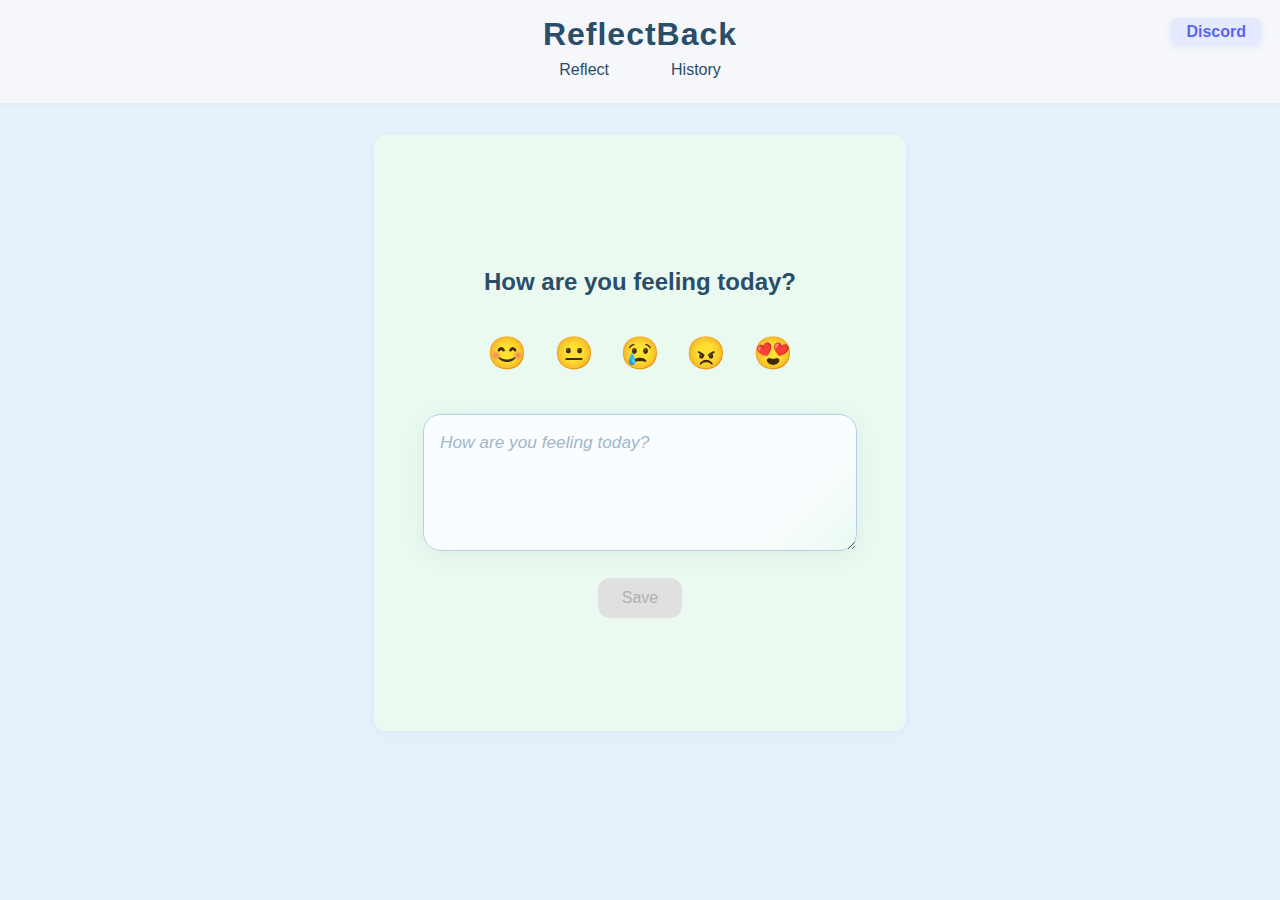
<file: index.html>
<!DOCTYPE html>
<html lang="en">
<head>
  <meta charset="UTF-8" />
  <meta name="viewport" content="width=device-width, initial-scale=1.0"/>
  <title>ReflectBack</title>
  <link rel="stylesheet" href="style.css" />
</head>
<body>
  <header>
    <h1 id="main-title">ReflectBack</h1>
    <nav>
      <a href="index.html" id="reflect-link">Reflect</a>
      <a href="history.html" id="history-link">History</a>
    </nav>
    <a href="https://discord.gg/qRVYKVzE2E" class="discord-link" target="_blank">Discord</a>
  </header>

  <main>
    <section class="reflect-section" aria-labelledby="reflect-title">
      <h2 id="reflect-title" style="text-align:center;">How are you feeling today?</h2>
      <div class="mood-section" role="radiogroup" aria-label="Mood selection">
        <button class="mood-btn" aria-label="Happy" data-mood="😊">😊</button>
        <button class="mood-btn" aria-label="Neutral" data-mood="😐">😐</button>
        <button class="mood-btn" aria-label="Sad" data-mood="😢">😢</button>
        <button class="mood-btn" aria-label="Angry" data-mood="😠">😠</button>
        <button class="mood-btn" aria-label="Loved" data-mood="😍">😍</button>
      </div>
      <textarea id="reflection-text" class="reflection-text" placeholder="How are you feeling today?" rows="4" aria-label="Reflection"></textarea>
      <button id="save-btn" disabled>Save</button>
      <div id="confirmation" class="confirmation" style="display:none;"></div>
    </section>
  </main>

  <script src="script.js"></script>
  <script>
    renderReflectPage();
  </script>
</body>
</html>
</file>
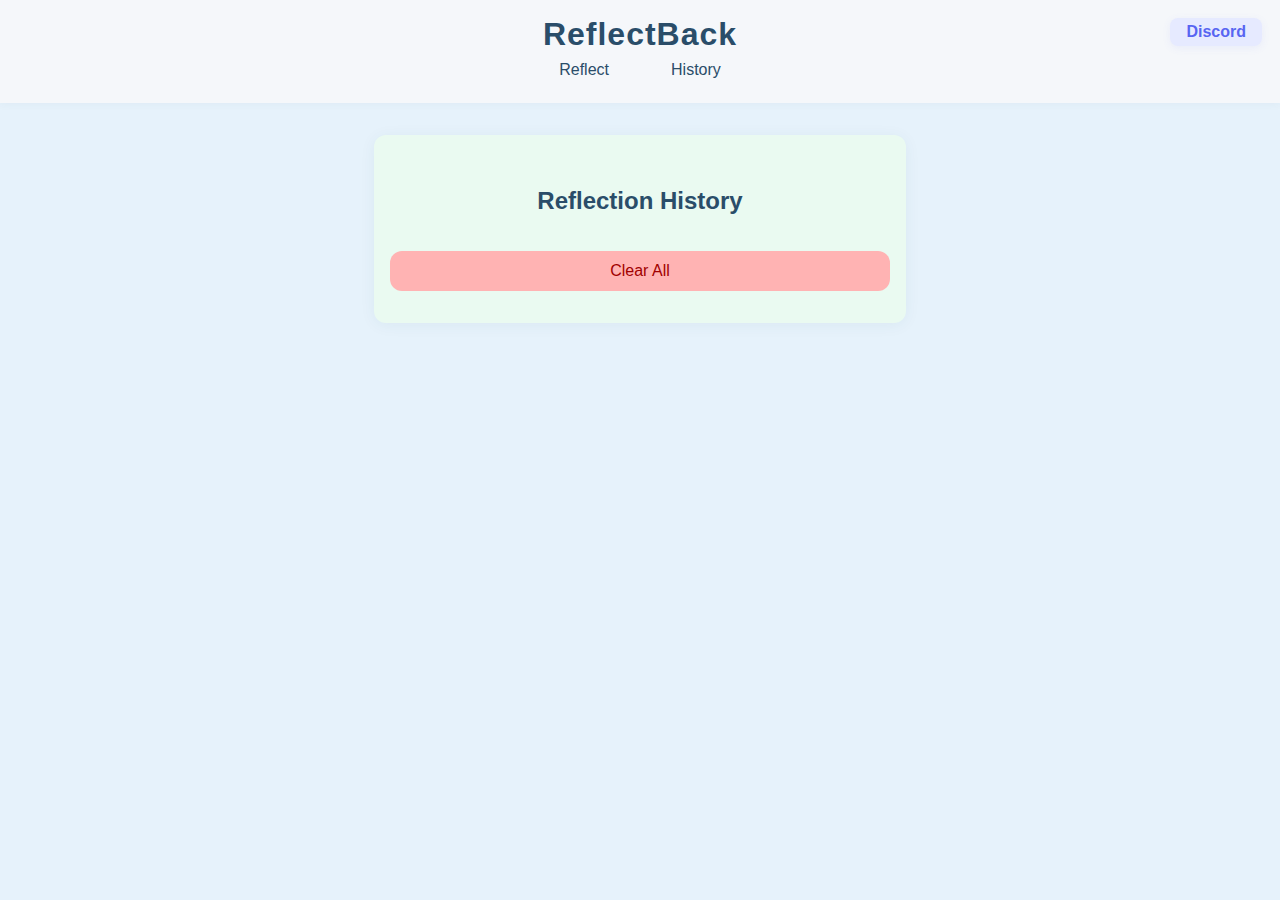
<file: history.html>
<!DOCTYPE html>
<html lang="en">
<head>
    <meta charset="UTF-8">
    <meta name="viewport" content="width=device-width, initial-scale=1.0">
    <title>Reflection History - ReflectBack</title>
    <link rel="stylesheet" href="style.css">
</head>
<body>
    <header>
        <h1 id="main-title">ReflectBack</h1>
        <nav>
            <a href="index.html" id="reflect-link">Reflect</a>
            <a href="history.html" id="history-link">History</a>
        </nav>
        <a href="https://discord.gg/qRVYKVzE2E" class="discord-link" aria-label="Join our Discord" target="_blank" rel="noopener">Discord</a>
    </header>
    <main id="page-content">
        <!-- Content will be loaded here -->
    </main>
    <script src="script.js"></script>
</body>
</html>
</file>
<file: style.css>
/* Calming color palette */
:root {
    --primary-bg: #e6f2fb;
    --secondary-bg: #eafaf1;
    --accent-bg: #f5f7fa;
    --primary-color: #2a4d69;
    --button-bg: #b3e6ff;
    --button-hover: #a0d8ef;
    --danger-bg: #ffb3b3;
    --danger-hover: #ff9999;
    --success-bg: #b3ffcc;
    --success-color: #26734d;
    --border-radius: 12px;
    --transition: 0.2s;
}

html, body {
    margin: 0;
    padding: 0;
    font-family: 'Segoe UI', Arial, sans-serif;
    background: var(--primary-bg);
    color: var(--primary-color);
    min-height: 100vh;
}

header {
    background: var(--accent-bg);
    padding: 1rem 0.5rem;
    text-align: center;
    box-shadow: 0 2px 8px rgba(42,77,105,0.04);
    position: relative;
}

#main-title {
    margin: 0 0 0.5rem 0;
    font-size: 2rem;
    letter-spacing: 1px;
}

nav {
    margin-bottom: 0.5rem;
}
nav a {
    color: var(--primary-color);
    text-decoration: none;
    margin: 0 1rem;
    font-weight: 500;
    padding: 0.3rem 0.8rem;
    border-radius: var(--border-radius);
    transition: background var(--transition);
}
nav a:hover, nav a.active {
    background: var(--button-hover);
}

main {
    max-width: 500px;
    margin: 2rem auto 0 auto;
    background: var(--secondary-bg);
    border-radius: var(--border-radius);
    box-shadow: 0 2px 16px rgba(42,77,105,0.06);
    padding: 2rem 1rem 1.5rem 1rem;
}

.mood-section {
    display: flex;
    justify-content: space-between;
    margin-bottom: 1.5rem;
}
.mood-btn {
    font-size: 2rem;
    background: none;
    border: 2px solid transparent;
    border-radius: 50%;
    padding: 0.5rem 0.7rem;
    cursor: pointer;
    transition: border var(--transition), background var(--transition);
}
.mood-btn.selected {
    border: 2px solid var(--primary-color);
    background: var(--button-bg);
}
.mood-btn:focus {
    outline: 2px solid var(--primary-color);
}

.reflect-section {
    display: flex;
    flex-direction: column;
    align-items: center;
    justify-content: center;
    min-height: 60vh;
}

.reflection-text {
    width: 90%;
    max-width: 400px;
    margin-left: auto;
    margin-right: auto;
    min-height: 100px;
    padding: 1.1rem 1rem;
    border-radius: 18px;
    border: 1.5px solid #b3d0e6;
    background: linear-gradient(135deg, #fafdff 80%, #eafaf1 100%);
    box-shadow: 0 4px 24px 0 rgba(42,77,105,0.07);
    font-size: 1.08rem;
    font-family: 'Segoe UI', Arial, sans-serif;
    color: var(--primary-color);
    outline: none;
    transition: border 0.2s, box-shadow 0.2s, background 0.2s;
    resize: vertical;
    margin-bottom: 1.2rem;
}
.reflection-text:focus {
    border: 1.5px solid #7bb7e6;
    box-shadow: 0 6px 32px 0 rgba(42,77,105,0.13);
    background: linear-gradient(135deg, #f0f8ff 80%, #eafaf1 100%);
}
.reflection-text::placeholder {
    color: #a0b7c8;
    opacity: 1;
    font-style: italic;
}

button, .btn {
    font-size: 1rem;
    border: none;
    border-radius: var(--border-radius);
    padding: 0.7rem 1.5rem;
    background: var(--button-bg);
    color: var(--primary-color);
    cursor: pointer;
    transition: background var(--transition), color var(--transition);
    margin-top: 0.5rem;
    margin-bottom: 0.5rem;
}
button:disabled, .btn:disabled {
    background: #e0e0e0;
    color: #b0b0b0;
    cursor: not-allowed;
}
button:hover:not(:disabled), .btn:hover:not(:disabled) {
    background: var(--button-hover);
}

.confirmation {
    background: var(--success-bg);
    color: var(--success-color);
    border-radius: var(--border-radius);
    padding: 0.7rem 1rem;
    margin-top: 1rem;
    text-align: center;
    font-weight: 500;
    box-shadow: 0 2px 8px rgba(38,115,77,0.04);
}

.history-list {
    list-style: none;
    padding: 0;
    margin: 0;
}
.history-item {
    background: #fff;
    border-radius: var(--border-radius);
    box-shadow: 0 1px 6px rgba(42,77,105,0.04);
    margin-bottom: 1.2rem;
    padding: 1rem;
    display: flex;
    align-items: flex-start;
    justify-content: space-between;
    gap: 1rem;
    flex-wrap: wrap;
}
.history-mood {
    font-size: 2rem;
    margin-right: 0.7rem;
}
.history-content {
    flex: 1 1 60%;
    word-break: break-word;
}
.history-date {
    font-size: 0.95rem;
    color: #6a8ca4;
    margin-top: 0.3rem;
}
.delete-btn {
    background: var(--danger-bg);
    color: #a10000;
    margin-left: 1rem;
    transition: background var(--transition);
}
.delete-btn:hover {
    background: var(--danger-hover);
}
.clear-all-btn {
    background: var(--danger-bg);
    color: #a10000;
    margin: 1rem 0 0.5rem 0;
    width: 100%;
}
.clear-all-btn:hover {
    background: var(--danger-hover);
}

.discord-link {
    position: absolute;
    top: 18px;
    right: 18px;
    z-index: 10;
    display: flex;
    align-items: center;
    justify-content: center;
    border-radius: 8px;
    padding: 0.3rem 1rem;
    background: #e6eaff;
    color: #5865F2;
    font-weight: 600;
    font-size: 1rem;
    text-decoration: none;
    box-shadow: 0 2px 8px rgba(88,101,242,0.08);
    transition: background 0.2s, color 0.2s, box-shadow 0.2s;
}
.discord-link:hover, .discord-link:focus {
    background: #5865F2;
    color: #fff;
    box-shadow: 0 4px 16px rgba(88,101,242,0.18);
}

@media (max-width: 600px) {
    main {
        max-width: 98vw;
        padding: 1rem 0.3rem 1rem 0.3rem;
    }
    .mood-section {
        gap: 0.2rem;
    }
    .history-item {
        flex-direction: column;
        align-items: flex-start;
        gap: 0.5rem;
    }
    .reflection-text {
        width: 98%;
        max-width: 98vw;
    }
    .reflect-section {
        min-height: 40vh;
    }
    .discord-link {
        top: 10px;
        right: 10px;
        font-size: 0.95rem;
        padding: 0.2rem 0.7rem;
    }
}
</file>
